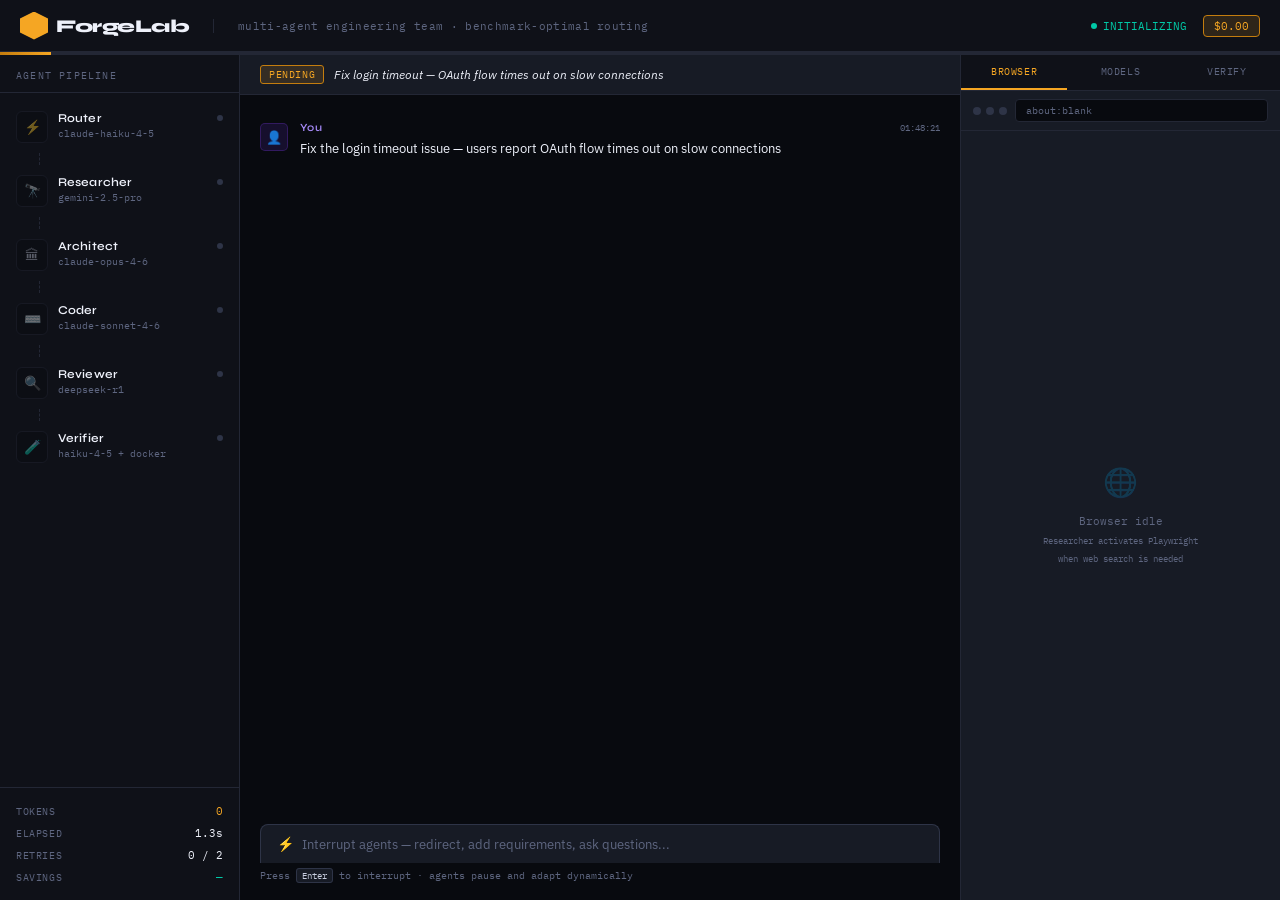
<file: docs/demo.html>
<!DOCTYPE html>
<html lang="en">
<head>
<meta charset="UTF-8">
<meta name="viewport" content="width=device-width, initial-scale=1.0">
<title>ForgeLab — Multi-Agent Engineering Team</title>
<link rel="preconnect" href="https://fonts.googleapis.com">
<link href="https://fonts.googleapis.com/css2?family=Syne:wght@400;600;700;800&family=IBM+Plex+Mono:wght@300;400;500&family=IBM+Plex+Sans:wght@300;400;500&display=swap" rel="stylesheet">
<style>
  :root {
    --bg:        #080A0F;
    --surface:   #0F1118;
    --elevated:  #171B25;
    --border:    #232735;
    --border-hi: #2E3447;
    --amber:     #F5A623;
    --amber-dim: #C47D0E;
    --amber-glow:#F5A62322;
    --teal:      #00C9A7;
    --teal-dim:  #00876F;
    --red:       #FF5C5C;
    --green:     #3DDB85;
    --purple:    #9B7FFF;
    --text:      #C8CEDF;
    --text-dim:  #5E6680;
    --text-hi:   #EEF1FA;
    --mono:      'IBM Plex Mono', monospace;
    --sans:      'IBM Plex Sans', sans-serif;
    --display:   'Syne', sans-serif;
  }

  *, *::before, *::after { box-sizing: border-box; margin: 0; padding: 0; }

  body {
    background: var(--bg);
    color: var(--text);
    font-family: var(--sans);
    font-size: 13px;
    height: 100vh;
    overflow: hidden;
    display: flex;
    flex-direction: column;
  }

  /* ── TOP BAR ── */
  .topbar {
    height: 52px;
    background: var(--surface);
    border-bottom: 1px solid var(--border);
    display: flex;
    align-items: center;
    padding: 0 20px;
    gap: 24px;
    flex-shrink: 0;
    position: relative;
  }
  .logo {
    font-family: var(--display);
    font-weight: 800;
    font-size: 18px;
    color: var(--text-hi);
    letter-spacing: -0.5px;
    display: flex;
    align-items: center;
    gap: 8px;
  }
  .logo-icon {
    width: 28px; height: 28px;
    background: var(--amber);
    clip-path: polygon(50% 0%, 100% 25%, 100% 75%, 50% 100%, 0% 75%, 0% 25%);
    display: flex; align-items: center; justify-content: center;
    animation: pulse-icon 3s ease-in-out infinite;
    flex-shrink: 0;
  }
  @keyframes pulse-icon {
    0%,100% { box-shadow: 0 0 0 0 var(--amber-glow); }
    50% { box-shadow: 0 0 20px 4px var(--amber-glow); }
  }
  .tagline {
    font-family: var(--mono);
    font-size: 11px;
    color: var(--text-dim);
    letter-spacing: 0.03em;
    border-left: 1px solid var(--border);
    padding-left: 24px;
  }
  .topbar-right {
    margin-left: auto;
    display: flex;
    align-items: center;
    gap: 16px;
  }
  .status-indicator {
    display: flex;
    align-items: center;
    gap: 6px;
    font-family: var(--mono);
    font-size: 11px;
    color: var(--teal);
  }
  .dot {
    width: 6px; height: 6px;
    border-radius: 50%;
    background: var(--teal);
    animation: blink 1.4s ease-in-out infinite;
  }
  @keyframes blink { 0%,100%{opacity:1} 50%{opacity:0.3} }

  .cost-pill {
    font-family: var(--mono);
    font-size: 11px;
    color: var(--amber);
    background: var(--amber-glow);
    border: 1px solid var(--amber-dim);
    border-radius: 4px;
    padding: 3px 10px;
  }

  /* ── MAIN LAYOUT ── */
  .main {
    display: grid;
    grid-template-columns: 240px 1fr 320px;
    flex: 1;
    overflow: hidden;
    min-height: 0;
  }

  /* ── LEFT: AGENT PANEL ── */
  .agent-panel {
    background: var(--surface);
    border-right: 1px solid var(--border);
    display: flex;
    flex-direction: column;
    overflow: hidden;
  }
  .panel-header {
    padding: 14px 16px 10px;
    font-family: var(--mono);
    font-size: 10px;
    letter-spacing: 0.12em;
    color: var(--text-dim);
    text-transform: uppercase;
    border-bottom: 1px solid var(--border);
    flex-shrink: 0;
  }
  .agents-list {
    flex: 1;
    overflow-y: auto;
    padding: 8px 0;
  }
  .agent-item {
    display: flex;
    align-items: flex-start;
    gap: 10px;
    padding: 10px 16px;
    cursor: pointer;
    transition: background 0.15s;
    position: relative;
  }
  .agent-item:hover { background: var(--elevated); }
  .agent-item.active { background: var(--elevated); }
  .agent-item.active::before {
    content: '';
    position: absolute;
    left: 0; top: 8px; bottom: 8px;
    width: 2px;
    background: var(--amber);
    border-radius: 0 2px 2px 0;
  }
  .agent-item.running .agent-icon { animation: spin-glow 2s linear infinite; }

  @keyframes spin-glow {
    0%   { box-shadow: 0 0 6px var(--amber); }
    50%  { box-shadow: 0 0 14px var(--amber); }
    100% { box-shadow: 0 0 6px var(--amber); }
  }

  .agent-icon {
    width: 32px; height: 32px;
    border-radius: 6px;
    display: flex; align-items: center; justify-content: center;
    font-size: 14px;
    flex-shrink: 0;
    border: 1px solid var(--border);
    background: var(--bg);
    transition: all 0.2s;
  }
  .agent-icon.idle      { opacity: 0.4; }
  .agent-icon.waiting   { border-color: var(--border-hi); opacity: 0.7; }
  .agent-icon.running   { border-color: var(--amber); background: var(--amber-glow); }
  .agent-icon.done      { border-color: var(--teal); background: #00C9A711; }
  .agent-icon.reviewing { border-color: var(--purple); background: #9B7FFF11; }

  .agent-meta { flex: 1; min-width: 0; }
  .agent-name {
    font-family: var(--display);
    font-weight: 600;
    font-size: 12px;
    color: var(--text-hi);
    letter-spacing: 0.01em;
  }
  .agent-model {
    font-family: var(--mono);
    font-size: 10px;
    color: var(--text-dim);
    margin-top: 2px;
    white-space: nowrap;
    overflow: hidden;
    text-overflow: ellipsis;
  }
  .agent-item.running .agent-model { color: var(--amber); }
  .agent-item.done .agent-model    { color: var(--teal); }

  .agent-status-dot {
    width: 6px; height: 6px;
    border-radius: 50%;
    margin-top: 4px;
    flex-shrink: 0;
    background: var(--border-hi);
    transition: background 0.3s;
  }
  .agent-item.running .agent-status-dot  { background: var(--amber); animation: blink 1s infinite; }
  .agent-item.done    .agent-status-dot  { background: var(--teal); }
  .agent-item.reviewing .agent-status-dot{ background: var(--purple); animation: blink 1.5s infinite; }

  /* pipeline connector lines */
  .pipeline-connector {
    margin-left: 39px;
    height: 12px;
    border-left: 1px dashed var(--border);
  }
  .pipeline-connector.lit { border-color: var(--amber-dim); }

  /* ── METRICS SECTION ── */
  .metrics-section {
    border-top: 1px solid var(--border);
    padding: 12px 16px;
    flex-shrink: 0;
  }
  .metric-row {
    display: flex;
    justify-content: space-between;
    align-items: center;
    padding: 4px 0;
  }
  .metric-label {
    font-family: var(--mono);
    font-size: 10px;
    color: var(--text-dim);
    letter-spacing: 0.06em;
  }
  .metric-value {
    font-family: var(--mono);
    font-size: 11px;
    color: var(--text-hi);
  }
  .metric-value.amber { color: var(--amber); }
  .metric-value.teal  { color: var(--teal); }
  .metric-value.green { color: var(--green); }

  /* ── CENTER: CHAT ── */
  .chat-area {
    display: flex;
    flex-direction: column;
    overflow: hidden;
    background: var(--bg);
  }

  .chat-task-bar {
    background: var(--elevated);
    border-bottom: 1px solid var(--border);
    padding: 10px 20px;
    display: flex;
    align-items: center;
    gap: 10px;
    flex-shrink: 0;
  }
  .task-badge {
    font-family: var(--mono);
    font-size: 10px;
    padding: 2px 8px;
    border-radius: 3px;
    background: var(--amber-glow);
    color: var(--amber);
    border: 1px solid var(--amber-dim);
    letter-spacing: 0.06em;
    text-transform: uppercase;
    flex-shrink: 0;
  }
  .task-text {
    font-size: 12px;
    color: var(--text-hi);
    font-style: italic;
    white-space: nowrap;
    overflow: hidden;
    text-overflow: ellipsis;
  }

  .chat-messages {
    flex: 1;
    overflow-y: auto;
    padding: 16px 20px;
    display: flex;
    flex-direction: column;
    gap: 0;
    scroll-behavior: smooth;
  }
  .chat-messages::-webkit-scrollbar { width: 4px; }
  .chat-messages::-webkit-scrollbar-track { background: transparent; }
  .chat-messages::-webkit-scrollbar-thumb { background: var(--border); border-radius: 2px; }

  .msg {
    display: flex;
    gap: 12px;
    padding: 10px 0;
    animation: fadeUp 0.35s cubic-bezier(0.22,1,0.36,1) both;
    border-bottom: 1px solid transparent;
  }
  .msg:not(:last-child) { border-bottom-color: var(--border); }

  @keyframes fadeUp {
    from { opacity: 0; transform: translateY(8px); }
    to   { opacity: 1; transform: translateY(0); }
  }

  .msg-avatar {
    width: 28px; height: 28px;
    border-radius: 5px;
    display: flex; align-items: center; justify-content: center;
    font-size: 13px;
    flex-shrink: 0;
    margin-top: 2px;
  }
  .msg-body { flex: 1; min-width: 0; }
  .msg-header {
    display: flex;
    align-items: baseline;
    gap: 8px;
    margin-bottom: 4px;
  }
  .msg-from {
    font-family: var(--display);
    font-weight: 600;
    font-size: 11px;
    letter-spacing: 0.03em;
  }
  .msg-model {
    font-family: var(--mono);
    font-size: 9px;
    color: var(--text-dim);
  }
  .msg-time {
    font-family: var(--mono);
    font-size: 9px;
    color: var(--text-dim);
    margin-left: auto;
  }
  .msg-content {
    font-size: 12.5px;
    line-height: 1.65;
    color: var(--text);
  }
  .msg-content code {
    font-family: var(--mono);
    font-size: 11px;
    background: var(--elevated);
    border: 1px solid var(--border);
    padding: 1px 5px;
    border-radius: 3px;
    color: var(--teal);
  }
  .msg-content .code-block {
    background: var(--elevated);
    border: 1px solid var(--border);
    border-radius: 6px;
    padding: 10px 14px;
    margin-top: 8px;
    font-family: var(--mono);
    font-size: 11px;
    line-height: 1.7;
    color: var(--text);
    overflow-x: auto;
    position: relative;
  }
  .msg-content .code-block .kw   { color: #FF79C6; }
  .msg-content .code-block .fn   { color: #50FA7B; }
  .msg-content .code-block .str  { color: #F1FA8C; }
  .msg-content .code-block .cm   { color: var(--text-dim); font-style: italic; }
  .msg-content .code-block .num  { color: var(--amber); }

  .msg-content .finding {
    background: var(--elevated);
    border-left: 2px solid var(--amber);
    padding: 6px 10px;
    margin-top: 6px;
    border-radius: 0 4px 4px 0;
    font-size: 12px;
    color: var(--text);
  }
  .msg-content .issue {
    background: var(--elevated);
    border-left: 2px solid var(--red);
    padding: 6px 10px;
    margin-top: 6px;
    border-radius: 0 4px 4px 0;
    font-size: 12px;
    color: var(--text);
  }
  .msg-content .pass {
    display: inline-flex;
    align-items: center;
    gap: 6px;
    background: #3DDB8511;
    border: 1px solid #3DDB8544;
    border-radius: 4px;
    padding: 4px 10px;
    margin-top: 6px;
    font-family: var(--mono);
    font-size: 11px;
    color: var(--green);
  }

  /* USER MESSAGE */
  .msg.user .msg-avatar { background: #7C3AED22; border: 1px solid #7C3AED44; }
  .msg.user .msg-from   { color: #A78BFA; }
  .msg.user .msg-content { color: var(--text-hi); }

  /* AGENT MESSAGES */
  .msg.router   .msg-avatar { background: var(--amber-glow); border: 1px solid var(--amber-dim); }
  .msg.router   .msg-from   { color: var(--amber); }
  .msg.researcher .msg-avatar { background: #00C9A711; border: 1px solid #00C9A744; }
  .msg.researcher .msg-from   { color: var(--teal); }
  .msg.coder    .msg-avatar { background: #60A5FA11; border: 1px solid #60A5FA44; }
  .msg.coder    .msg-from   { color: #60A5FA; }
  .msg.reviewer .msg-avatar { background: #9B7FFF11; border: 1px solid #9B7FFF44; }
  .msg.reviewer .msg-from   { color: var(--purple); }
  .msg.verifier .msg-avatar { background: #3DDB8511; border: 1px solid #3DDB8544; }
  .msg.verifier .msg-from   { color: var(--green); }
  .msg.system   .msg-avatar { background: var(--elevated); border: 1px solid var(--border); }
  .msg.system   .msg-from   { color: var(--text-dim); }

  /* TYPING INDICATOR */
  .typing-indicator {
    display: flex;
    gap: 4px;
    align-items: center;
    padding: 4px 0;
  }
  .typing-indicator span {
    width: 5px; height: 5px;
    border-radius: 50%;
    background: var(--text-dim);
    animation: bounce 1.2s ease-in-out infinite;
  }
  .typing-indicator span:nth-child(2) { animation-delay: 0.15s; }
  .typing-indicator span:nth-child(3) { animation-delay: 0.30s; }
  @keyframes bounce {
    0%,60%,100% { transform: translateY(0); }
    30% { transform: translateY(-4px); }
  }

  /* INTERRUPT BAR */
  .interrupt-bar {
    background: var(--elevated);
    border: 1px solid var(--border-hi);
    border-bottom: none;
    border-radius: 8px 8px 0 0;
    padding: 10px 16px;
    margin: 0 20px;
    display: flex;
    align-items: center;
    gap: 8px;
    flex-shrink: 0;
    transition: border-color 0.2s, box-shadow 0.2s;
  }
  .interrupt-bar:focus-within {
    border-color: var(--amber);
    box-shadow: 0 0 0 1px var(--amber-dim);
  }
  .interrupt-icon {
    font-size: 14px;
    flex-shrink: 0;
  }
  .interrupt-input {
    flex: 1;
    background: none;
    border: none;
    outline: none;
    font-family: var(--sans);
    font-size: 13px;
    color: var(--text-hi);
  }
  .interrupt-input::placeholder { color: var(--text-dim); }
  .interrupt-hint {
    font-family: var(--mono);
    font-size: 10px;
    color: var(--text-dim);
    padding: 6px 20px;
    margin-bottom: 12px;
    flex-shrink: 0;
  }
  kbd {
    font-family: var(--mono);
    font-size: 9px;
    background: var(--elevated);
    border: 1px solid var(--border-hi);
    border-radius: 3px;
    padding: 1px 5px;
    color: var(--text);
  }

  /* ── RIGHT: DETAILS PANEL ── */
  .details-panel {
    background: var(--surface);
    border-left: 1px solid var(--border);
    display: flex;
    flex-direction: column;
    overflow: hidden;
  }

  .details-tabs {
    display: flex;
    border-bottom: 1px solid var(--border);
    flex-shrink: 0;
  }
  .tab {
    flex: 1;
    padding: 10px 0;
    text-align: center;
    font-family: var(--mono);
    font-size: 10px;
    letter-spacing: 0.06em;
    color: var(--text-dim);
    cursor: pointer;
    border-bottom: 2px solid transparent;
    transition: color 0.15s, border-color 0.15s;
  }
  .tab.active {
    color: var(--amber);
    border-bottom-color: var(--amber);
  }
  .tab:hover:not(.active) { color: var(--text); }

  .tab-content {
    display: none;
    flex: 1;
    overflow-y: auto;
    flex-direction: column;
  }
  .tab-content.active { display: flex; }
  .tab-content::-webkit-scrollbar { width: 3px; }
  .tab-content::-webkit-scrollbar-thumb { background: var(--border); }

  /* BROWSER PANEL */
  .browser-panel {
    flex: 1;
    display: flex;
    flex-direction: column;
    overflow: hidden;
  }
  .browser-chrome {
    background: var(--elevated);
    border-bottom: 1px solid var(--border);
    padding: 8px 12px;
    display: flex;
    align-items: center;
    gap: 8px;
    flex-shrink: 0;
  }
  .browser-dots { display: flex; gap: 5px; }
  .browser-dots span {
    width: 8px; height: 8px; border-radius: 50%;
    background: var(--border-hi);
  }
  .browser-url {
    flex: 1;
    background: var(--bg);
    border: 1px solid var(--border);
    border-radius: 4px;
    padding: 4px 10px;
    font-family: var(--mono);
    font-size: 10px;
    color: var(--text-dim);
    white-space: nowrap;
    overflow: hidden;
    text-overflow: ellipsis;
  }
  .browser-viewport {
    flex: 1;
    overflow: hidden;
    position: relative;
    background: #fff;
  }
  .browser-screenshot {
    width: 100%;
    height: 100%;
    object-fit: cover;
    object-position: top;
    display: block;
  }
  .browser-overlay {
    position: absolute;
    inset: 0;
    display: flex;
    align-items: center;
    justify-content: center;
    flex-direction: column;
    gap: 12px;
    background: var(--elevated);
  }
  .browser-overlay-text {
    font-family: var(--mono);
    font-size: 11px;
    color: var(--text-dim);
    text-align: center;
    line-height: 1.7;
  }
  .browser-scanning-line {
    position: absolute;
    left: 0; right: 0;
    height: 2px;
    background: linear-gradient(90deg, transparent, var(--amber), transparent);
    top: 0;
    animation: scan 2s linear infinite;
    opacity: 0;
  }
  .browser-scanning-line.active { opacity: 1; }
  @keyframes scan {
    from { top: 0; }
    to   { top: 100%; }
  }

  /* SIMULATED PYTHON DOCS PAGE */
  .fake-browser-content {
    width: 100%;
    height: 100%;
    overflow: auto;
    background: #1a1b26;
    padding: 16px;
  }
  .fake-doc-header {
    font-family: var(--mono);
    font-size: 13px;
    font-weight: 500;
    color: #e2e8f0;
    margin-bottom: 8px;
    padding-bottom: 8px;
    border-bottom: 1px solid #2d3748;
  }
  .fake-doc-subtitle {
    font-size: 11px;
    color: #718096;
    font-family: var(--mono);
    margin-bottom: 12px;
  }
  .fake-doc-section {
    margin-bottom: 14px;
  }
  .fake-doc-h3 {
    font-size: 11px;
    font-weight: 600;
    color: #63b3ed;
    font-family: var(--mono);
    margin-bottom: 6px;
    text-transform: uppercase;
    letter-spacing: 0.08em;
  }
  .fake-doc-p {
    font-size: 10px;
    line-height: 1.7;
    color: #a0aec0;
    font-family: var(--sans);
    margin-bottom: 8px;
  }
  .fake-code {
    background: #0d1117;
    border: 1px solid #2d3748;
    border-radius: 4px;
    padding: 8px 10px;
    font-family: var(--mono);
    font-size: 10px;
    color: #e2e8f0;
    line-height: 1.7;
    margin-bottom: 8px;
  }
  .fake-code .hl { color: #f5a623; font-weight: 500; }

  /* MODEL CONFIG TAB */
  .model-config {
    padding: 12px;
    display: flex;
    flex-direction: column;
    gap: 8px;
  }
  .config-row {
    background: var(--elevated);
    border: 1px solid var(--border);
    border-radius: 6px;
    padding: 10px 12px;
    transition: border-color 0.15s;
  }
  .config-row:hover { border-color: var(--border-hi); }
  .config-row.active { border-color: var(--amber); }
  .config-agent {
    display: flex;
    align-items: center;
    gap: 8px;
    margin-bottom: 5px;
  }
  .config-agent-name {
    font-family: var(--display);
    font-weight: 600;
    font-size: 11px;
    color: var(--text-hi);
  }
  .config-badge {
    font-family: var(--mono);
    font-size: 9px;
    padding: 1px 6px;
    border-radius: 2px;
    margin-left: auto;
  }
  .config-badge.optimal {
    background: #3DDB8511;
    color: var(--green);
    border: 1px solid #3DDB8533;
  }
  .config-badge.active {
    background: var(--amber-glow);
    color: var(--amber);
    border: 1px solid var(--amber-dim);
    animation: blink 1.2s infinite;
  }
  .config-model-name {
    font-family: var(--mono);
    font-size: 10px;
    color: var(--teal);
    margin-bottom: 3px;
  }
  .config-bench {
    display: flex;
    gap: 10px;
  }
  .bench-item {
    font-family: var(--mono);
    font-size: 9px;
    color: var(--text-dim);
  }
  .bench-item span { color: var(--text); }

  /* VERIFICATION TAB */
  .verify-panel {
    padding: 12px;
    display: flex;
    flex-direction: column;
    gap: 8px;
  }
  .verify-header {
    font-family: var(--mono);
    font-size: 10px;
    letter-spacing: 0.1em;
    color: var(--text-dim);
    text-transform: uppercase;
    margin-bottom: 4px;
  }
  .test-item {
    display: flex;
    align-items: center;
    gap: 8px;
    padding: 6px 10px;
    background: var(--elevated);
    border-radius: 4px;
    border: 1px solid var(--border);
    font-family: var(--mono);
    font-size: 10px;
    animation: fadeUp 0.3s ease both;
  }
  .test-icon { font-size: 11px; flex-shrink: 0; }
  .test-name { flex: 1; color: var(--text); }
  .test-time { color: var(--text-dim); }
  .test-item.pass { border-color: #3DDB8533; }
  .test-item.fail { border-color: #FF5C5C33; }
  .test-item.pending { opacity: 0.5; }

  .docker-badge {
    display: flex;
    align-items: center;
    gap: 8px;
    background: var(--elevated);
    border: 1px solid var(--border-hi);
    border-radius: 6px;
    padding: 10px 12px;
    margin-bottom: 4px;
  }
  .docker-text {
    font-family: var(--mono);
    font-size: 10px;
    color: var(--text);
    line-height: 1.5;
  }
  .docker-text span { color: var(--teal); }

  /* PROGRESS BAR AT BOTTOM */
  .progress-strip {
    height: 3px;
    background: var(--border);
    flex-shrink: 0;
    overflow: hidden;
  }
  .progress-fill {
    height: 100%;
    background: linear-gradient(90deg, var(--amber-dim), var(--amber));
    width: 0%;
    transition: width 0.8s ease;
  }

  /* INTERRUPT TOAST */
  .interrupt-toast {
    position: fixed;
    top: 60px; right: 20px;
    background: var(--elevated);
    border: 1px solid var(--amber);
    border-radius: 8px;
    padding: 12px 16px;
    font-family: var(--mono);
    font-size: 11px;
    color: var(--amber);
    box-shadow: 0 4px 24px rgba(0,0,0,0.5);
    z-index: 100;
    animation: slideIn 0.3s cubic-bezier(0.22,1,0.36,1);
    display: none;
  }
  .interrupt-toast.show { display: block; }
  @keyframes slideIn {
    from { opacity: 0; transform: translateX(20px); }
    to   { opacity: 1; transform: translateX(0); }
  }

  /* DEMO REPLAY BUTTON */
  .replay-btn {
    position: fixed;
    bottom: 20px; right: 20px;
    background: var(--amber);
    color: #000;
    border: none;
    border-radius: 6px;
    padding: 8px 16px;
    font-family: var(--display);
    font-weight: 700;
    font-size: 12px;
    cursor: pointer;
    letter-spacing: 0.03em;
    z-index: 50;
    transition: opacity 0.2s;
    opacity: 0;
    pointer-events: none;
  }
  .replay-btn.show { opacity: 1; pointer-events: all; }
  .replay-btn:hover { opacity: 0.85; }

  /* scrollbar global */
  * { scrollbar-width: thin; scrollbar-color: var(--border) transparent; }
</style>
</head>
<body>

<!-- TOP BAR -->
<header class="topbar">
  <div class="logo">
    <div class="logo-icon"></div>
    ForgeLab
  </div>
  <div class="tagline">multi-agent engineering team · benchmark-optimal routing</div>
  <div class="topbar-right">
    <div class="status-indicator">
      <div class="dot"></div>
      <span id="status-text">INITIALIZING</span>
    </div>
    <div class="cost-pill" id="cost-display">$0.00</div>
  </div>
</header>

<div class="progress-strip">
  <div class="progress-fill" id="progress-fill"></div>
</div>

<!-- MAIN LAYOUT -->
<div class="main">

  <!-- LEFT: AGENTS -->
  <div class="agent-panel">
    <div class="panel-header">Agent Pipeline</div>
    <div class="agents-list" id="agents-list">

      <div class="agent-item idle" id="agent-router">
        <div class="agent-icon idle">⚡</div>
        <div class="agent-meta">
          <div class="agent-name">Router</div>
          <div class="agent-model">claude-haiku-4-5</div>
        </div>
        <div class="agent-status-dot"></div>
      </div>
      <div class="pipeline-connector" id="conn-1"></div>

      <div class="agent-item idle" id="agent-researcher">
        <div class="agent-icon idle">🔭</div>
        <div class="agent-meta">
          <div class="agent-name">Researcher</div>
          <div class="agent-model">gemini-2.5-pro</div>
        </div>
        <div class="agent-status-dot"></div>
      </div>
      <div class="pipeline-connector" id="conn-2"></div>

      <div class="agent-item idle" id="agent-architect">
        <div class="agent-icon idle">🏛</div>
        <div class="agent-meta">
          <div class="agent-name">Architect</div>
          <div class="agent-model">claude-opus-4-6</div>
        </div>
        <div class="agent-status-dot"></div>
      </div>
      <div class="pipeline-connector" id="conn-3"></div>

      <div class="agent-item idle" id="agent-coder">
        <div class="agent-icon idle">⌨️</div>
        <div class="agent-meta">
          <div class="agent-name">Coder</div>
          <div class="agent-model">claude-sonnet-4-6</div>
        </div>
        <div class="agent-status-dot"></div>
      </div>
      <div class="pipeline-connector" id="conn-4"></div>

      <div class="agent-item idle" id="agent-reviewer">
        <div class="agent-icon idle">🔍</div>
        <div class="agent-meta">
          <div class="agent-name">Reviewer</div>
          <div class="agent-model">deepseek-r1</div>
        </div>
        <div class="agent-status-dot"></div>
      </div>
      <div class="pipeline-connector" id="conn-5"></div>

      <div class="agent-item idle" id="agent-verifier">
        <div class="agent-icon idle">🧪</div>
        <div class="agent-meta">
          <div class="agent-name">Verifier</div>
          <div class="agent-model">haiku-4-5 + docker</div>
        </div>
        <div class="agent-status-dot"></div>
      </div>
    </div>

    <div class="metrics-section">
      <div class="metric-row">
        <span class="metric-label">TOKENS</span>
        <span class="metric-value amber" id="metric-tokens">0</span>
      </div>
      <div class="metric-row">
        <span class="metric-label">ELAPSED</span>
        <span class="metric-value" id="metric-elapsed">0.0s</span>
      </div>
      <div class="metric-row">
        <span class="metric-label">RETRIES</span>
        <span class="metric-value" id="metric-retries">0 / 2</span>
      </div>
      <div class="metric-row">
        <span class="metric-label">SAVINGS</span>
        <span class="metric-value teal" id="metric-savings">—</span>
      </div>
    </div>
  </div>

  <!-- CENTER: CHAT -->
  <div class="chat-area">
    <div class="chat-task-bar">
      <div class="task-badge" id="task-badge">PENDING</div>
      <div class="task-text" id="task-text">Waiting for task...</div>
    </div>

    <div class="chat-messages" id="chat-messages">
      <!-- seeded with user message -->
    </div>

    <div class="interrupt-bar">
      <div class="interrupt-icon">⚡</div>
      <input class="interrupt-input" id="interrupt-input" placeholder="Interrupt agents — redirect, add requirements, ask questions..." />
    </div>
    <div class="interrupt-hint">
      Press <kbd>Enter</kbd> to interrupt · agents pause and adapt dynamically
    </div>
  </div>

  <!-- RIGHT: DETAILS -->
  <div class="details-panel">
    <div class="details-tabs">
      <div class="tab active" data-tab="browser">BROWSER</div>
      <div class="tab" data-tab="models">MODELS</div>
      <div class="tab" data-tab="verify">VERIFY</div>
    </div>

    <!-- BROWSER TAB -->
    <div class="tab-content active" id="tab-browser">
      <div class="browser-panel">
        <div class="browser-chrome">
          <div class="browser-dots">
            <span></span><span></span><span></span>
          </div>
          <div class="browser-url" id="browser-url">about:blank</div>
        </div>
        <div class="browser-viewport">
          <div class="browser-overlay" id="browser-overlay">
            <div style="font-size:28px;opacity:0.2">🌐</div>
            <div class="browser-overlay-text">Browser idle<br><span style="font-size:9px">Researcher activates Playwright<br>when web search is needed</span></div>
          </div>
          <div class="browser-scanning-line" id="scan-line"></div>
          <div class="fake-browser-content" id="browser-content" style="display:none">
            <div class="fake-doc-header">requests.Session — HTTP for Humans</div>
            <div class="fake-doc-subtitle">docs.python-requests.org / api / Session / timeout</div>
            <div class="fake-doc-section">
              <div class="fake-doc-h3">Timeout parameter</div>
              <div class="fake-doc-p">You can tell Requests to stop waiting for a response after a given number of seconds with the <code>timeout</code> parameter. Pass a tuple to specify separate connection and read timeouts.</div>
              <div class="fake-code"><span class="hl">requests.get</span>(url, <span class="hl">timeout</span>=(connect, read))<br><br><span style="color:#718096"># connect: time to establish connection</span><br><span style="color:#718096"># read:    time to wait for server response</span><br><br><span class="hl">requests.get</span>(url, <span class="hl">timeout</span>=(<span style="color:#f1fa8c">10</span>, <span style="color:#f1fa8c">30</span>))</div>
            </div>
            <div class="fake-doc-section">
              <div class="fake-doc-h3">OAuth flows</div>
              <div class="fake-doc-p">OAuth token exchanges can take 15–30s on slow connections. Hardcoded short timeouts are a common source of OAuth failures. Recommended minimums for OAuth:</div>
              <div class="fake-code">connect_timeout = <span class="hl">10</span>   <span style="color:#718096"># reasonable for most networks</span><br>read_timeout   = <span class="hl">30</span>   <span style="color:#718096"># OAuth providers can be slow</span></div>
            </div>
            <div class="fake-doc-section">
              <div class="fake-doc-h3">Tenacity retry integration</div>
              <div class="fake-doc-p">For production OAuth flows, combine timeout tuples with exponential backoff via <code>tenacity</code>:</div>
              <div class="fake-code"><span class="hl">@retry</span>(<br>  <span style="color:#f1fa8c">wait</span>=wait_exponential(multiplier=<span style="color:#f1fa8c">1</span>, min=<span style="color:#f1fa8c">2</span>, max=<span style="color:#f1fa8c">10</span>),<br>  <span style="color:#f1fa8c">stop</span>=stop_after_attempt(<span style="color:#f1fa8c">3</span>),<br>  <span style="color:#f1fa8c">retry</span>=retry_if_exception_type(Timeout)<br>)</div>
            </div>
          </div>
        </div>
      </div>
    </div>

    <!-- MODELS TAB -->
    <div class="tab-content" id="tab-models">
      <div class="model-config" id="model-config">
        <div class="config-row" id="cfg-router">
          <div class="config-agent">
            <span style="font-size:13px">⚡</span>
            <div class="config-agent-name">Router</div>
            <div class="config-badge optimal">OPTIMAL</div>
          </div>
          <div class="config-model-name">claude-haiku-4-5</div>
          <div class="config-bench">
            <div class="bench-item">HumanEval <span>92%</span></div>
            <div class="bench-item">Cost <span>$5/1M</span></div>
          </div>
        </div>
        <div class="config-row" id="cfg-researcher">
          <div class="config-agent">
            <span style="font-size:13px">🔭</span>
            <div class="config-agent-name">Researcher</div>
            <div class="config-badge optimal">OPTIMAL</div>
          </div>
          <div class="config-model-name">gemini-2.5-pro</div>
          <div class="config-bench">
            <div class="bench-item">MMLU-Pro <span>87.2%</span></div>
            <div class="bench-item">Cost <span>$10/1M</span></div>
          </div>
        </div>
        <div class="config-row" id="cfg-architect">
          <div class="config-agent">
            <span style="font-size:13px">🏛</span>
            <div class="config-agent-name">Architect</div>
            <div class="config-badge optimal">OPTIMAL</div>
          </div>
          <div class="config-model-name">claude-opus-4-6</div>
          <div class="config-bench">
            <div class="bench-item">SWE-bench <span>87.6%</span></div>
            <div class="bench-item">Cost <span>$25/1M</span></div>
          </div>
        </div>
        <div class="config-row" id="cfg-coder">
          <div class="config-agent">
            <span style="font-size:13px">⌨️</span>
            <div class="config-agent-name">Coder</div>
            <div class="config-badge optimal">OPTIMAL</div>
          </div>
          <div class="config-model-name">claude-sonnet-4-6</div>
          <div class="config-bench">
            <div class="bench-item">SWE-bench <span>79.6%</span></div>
            <div class="bench-item">Cost <span>$15/1M</span></div>
          </div>
        </div>
        <div class="config-row" id="cfg-reviewer">
          <div class="config-agent">
            <span style="font-size:13px">🔍</span>
            <div class="config-agent-name">Reviewer</div>
            <div class="config-badge optimal">OPTIMAL</div>
          </div>
          <div class="config-model-name">deepseek-r1</div>
          <div class="config-bench">
            <div class="bench-item">Reasoning <span>Strong</span></div>
            <div class="bench-item">Cost <span>$8/1M</span></div>
          </div>
        </div>
        <div class="config-row" id="cfg-verifier">
          <div class="config-agent">
            <span style="font-size:13px">🧪</span>
            <div class="config-agent-name">Verifier</div>
            <div class="config-badge optimal">OPTIMAL</div>
          </div>
          <div class="config-model-name">haiku-4-5 + Docker</div>
          <div class="config-bench">
            <div class="bench-item">HumanEval <span>92%</span></div>
            <div class="bench-item">Cost <span>$5/1M</span></div>
          </div>
        </div>
      </div>
    </div>

    <!-- VERIFY TAB -->
    <div class="tab-content" id="tab-verify">
      <div class="verify-panel" id="verify-panel">
        <div class="docker-badge">
          <span style="font-size:18px">🐳</span>
          <div class="docker-text">
            <span>testforge-sandbox</span> container<br>
            deterministic execution · no hallucination
          </div>
        </div>
        <div class="verify-header">Test Results</div>
        <div id="test-results">
          <div style="font-family:var(--mono);font-size:10px;color:var(--text-dim);text-align:center;padding:20px 0">
            Verifier not yet active
          </div>
        </div>
      </div>
    </div>
  </div>
</div>

<!-- INTERRUPT TOAST -->
<div class="interrupt-toast" id="interrupt-toast">
  ⚡ Interrupt received — agents adapting...
</div>

<!-- REPLAY BUTTON -->
<button class="replay-btn" id="replay-btn" onclick="startDemo()">↺ Replay Demo</button>

<script>
// ── DEMO ENGINE ──────────────────────────────────────────────────────────────

const chat = document.getElementById('chat-messages');
const statusText = document.getElementById('status-text');
const costDisplay = document.getElementById('cost-display');
const progressFill = document.getElementById('progress-fill');
const taskBadge = document.getElementById('task-badge');
const taskText = document.getElementById('task-text');
const metricTokens = document.getElementById('metric-tokens');
const metricElapsed = document.getElementById('metric-elapsed');
const metricRetries = document.getElementById('metric-retries');
const metricSavings = document.getElementById('metric-savings');
const replayBtn = document.getElementById('replay-btn');

let totalTokens = 0;
let totalCost = 0;
let startTime = null;
let elapsedInterval = null;
let demoTimeout = null;
let interruptFired = false;

// TABS
document.querySelectorAll('.tab').forEach(tab => {
  tab.addEventListener('click', () => {
    const target = tab.dataset.tab;
    document.querySelectorAll('.tab').forEach(t => t.classList.remove('active'));
    document.querySelectorAll('.tab-content').forEach(c => c.classList.remove('active'));
    tab.classList.add('active');
    document.getElementById('tab-' + target).classList.add('active');
  });
});

// INTERRUPT INPUT
document.getElementById('interrupt-input').addEventListener('keydown', e => {
  if (e.key === 'Enter' && !interruptFired) {
    const val = e.target.value.trim();
    if (val) {
      interruptFired = true;
      e.target.value = '';
      fireInterrupt(val);
    }
  }
});

function setAgentState(id, state) {
  const el = document.getElementById('agent-' + id);
  if (!el) return;
  el.className = 'agent-item ' + state;
  const icon = el.querySelector('.agent-icon');
  icon.className = 'agent-icon ' + state;
}

function litConnector(id) {
  const el = document.getElementById('conn-' + id);
  if (el) el.classList.add('lit');
}

function setProgress(pct) {
  progressFill.style.width = pct + '%';
}

function addCost(dollars, tokens) {
  totalCost += dollars;
  totalTokens += tokens;
  costDisplay.textContent = '$' + totalCost.toFixed(2);
  metricTokens.textContent = totalTokens.toLocaleString();
}

function addMessage(cls, avatar, from, model, time, contentHtml) {
  const div = document.createElement('div');
  div.className = 'msg ' + cls;
  div.innerHTML = `
    <div class="msg-avatar">${avatar}</div>
    <div class="msg-body">
      <div class="msg-header">
        <div class="msg-from">${from}</div>
        <div class="msg-model">${model}</div>
        <div class="msg-time">${time}</div>
      </div>
      <div class="msg-content">${contentHtml}</div>
    </div>`;
  chat.appendChild(div);
  chat.scrollTop = chat.scrollHeight;
  return div;
}

function addTyping(cls, avatar, from) {
  const div = document.createElement('div');
  div.className = 'msg ' + cls;
  div.innerHTML = `
    <div class="msg-avatar">${avatar}</div>
    <div class="msg-body">
      <div class="msg-header">
        <div class="msg-from">${from}</div>
      </div>
      <div class="typing-indicator">
        <span></span><span></span><span></span>
      </div>
    </div>`;
  chat.appendChild(div);
  chat.scrollTop = chat.scrollHeight;
  return div;
}

function delay(ms) {
  return new Promise(res => { demoTimeout = setTimeout(res, ms); });
}

function fireInterrupt(text) {
  addMessage('user', '👤', 'You', 'interrupt', now(), `⚡ ${text}`);
  const toast = document.getElementById('interrupt-toast');
  toast.classList.add('show');
  setTimeout(() => toast.classList.remove('show'), 3000);
  chat.scrollTop = chat.scrollHeight;
  // queue interrupt response
  setTimeout(() => handleInterrupt(text), 1500);
}

async function handleInterrupt(text) {
  const t = addTyping('coder', '⌨️', 'Coder');
  await delay(1800);
  t.remove();
  addMessage('coder', '⌨️', 'Coder', 'claude-sonnet-4-6', now(),
    `⚡ Interrupt received. Pausing current implementation.<br><br>Querying Researcher: <em>what retry library does this project use?</em>`);
  await delay(1600);
  addMessage('researcher', '🔭', 'Researcher', 'gemini-2.5-pro', now(),
    `<div class="finding">→ Codebase search: project uses <code>tenacity</code> for retries (found in <code>requirements.txt</code> and existing usages in <code>api/client.py</code>)</div>`);
  await delay(1400);
  addMessage('coder', '⌨️', 'Coder', 'claude-sonnet-4-6', now(),
    `Got it. Adapting implementation to add <code>tenacity</code> retry with exponential backoff:
    <div class="code-block"><span class="kw">from</span> tenacity <span class="kw">import</span> retry, wait_exponential, stop_after_attempt, retry_if_exception_type

<span class="kw">@retry</span>(
    wait=wait_exponential(multiplier=<span class="num">1</span>, min=<span class="num">2</span>, max=<span class="num">10</span>),
    stop=stop_after_attempt(<span class="num">3</span>),
    retry=retry_if_exception_type(requests.Timeout),
)
<span class="kw">def</span> <span class="fn">exchange_oauth_token</span>(code: str) -> dict:
    resp = session.post(TOKEN_URL, data=payload, <span class="kw">timeout</span>=(<span class="num">10</span>, <span class="num">30</span>))
    resp.raise_for_status()
    <span class="kw">return</span> resp.json()</div>`);
  addCost(0.01, 380);
}

function now() {
  const d = new Date();
  return d.getHours().toString().padStart(2,'0') + ':' +
         d.getMinutes().toString().padStart(2,'0') + ':' +
         d.getSeconds().toString().padStart(2,'0');
}

async function startDemo() {
  // reset
  replayBtn.classList.remove('show');
  chat.innerHTML = '';
  totalTokens = 0; totalCost = 0; interruptFired = false;
  costDisplay.textContent = '$0.00';
  metricTokens.textContent = '0';
  metricElapsed.textContent = '0.0s';
  metricRetries.textContent = '0 / 2';
  metricSavings.textContent = '—';
  setProgress(0);
  statusText.textContent = 'INITIALIZING';
  taskBadge.textContent = 'PENDING';
  taskText.textContent = 'Waiting for task...';
  document.getElementById('browser-overlay').style.display = 'flex';
  document.getElementById('browser-content').style.display = 'none';
  document.getElementById('browser-url').textContent = 'about:blank';
  document.getElementById('scan-line').classList.remove('active');
  document.getElementById('test-results').innerHTML =
    '<div style="font-family:var(--mono);font-size:10px;color:var(--text-dim);text-align:center;padding:20px 0">Verifier not yet active</div>';
  ['router','researcher','architect','coder','reviewer','verifier'].forEach(a => setAgentState(a,'idle'));
  document.querySelectorAll('.pipeline-connector').forEach(c => c.classList.remove('lit'));
  document.querySelectorAll('.config-badge.active').forEach(b => {
    b.className = 'config-badge optimal'; b.textContent = 'OPTIMAL';
  });

  startTime = Date.now();
  elapsedInterval = setInterval(() => {
    metricElapsed.textContent = ((Date.now() - startTime)/1000).toFixed(1) + 's';
  }, 100);

  // ── 0:00 USER TASK ──
  await delay(600);
  addMessage('user', '👤', 'You', '', now(),
    'Fix the login timeout issue — users report OAuth flow times out on slow connections');
  taskText.textContent = 'Fix login timeout — OAuth flow times out on slow connections';
  setProgress(4);

  // ── ROUTER ──
  await delay(900);
  statusText.textContent = 'ROUTING';
  setAgentState('router', 'running');
  document.getElementById('cfg-router').querySelector('.config-badge').className = 'config-badge active';
  document.getElementById('cfg-router').querySelector('.config-badge').textContent = 'ACTIVE';
  document.getElementById('cfg-router').classList.add('active');

  const rt = addTyping('router', '⚡', 'Router');
  await delay(700);
  rt.remove();
  taskBadge.textContent = 'BUG FIX';
  addMessage('router', '⚡', 'Router', 'claude-haiku-4-5', now(),
    `Task classified: <code>bug_fix</code><br>
    Pipeline: <strong>Researcher → Coder → Reviewer → Verifier</strong><br>
    Architect skipped — no new design required`);
  addCost(0.002, 210);
  setProgress(10);
  await delay(400);
  setAgentState('router', 'done');
  document.getElementById('cfg-router').querySelector('.config-badge').className = 'config-badge optimal';
  document.getElementById('cfg-router').querySelector('.config-badge').textContent = 'OPTIMAL';
  document.getElementById('cfg-router').classList.remove('active');
  litConnector(1);

  // ── RESEARCHER ──
  await delay(600);
  statusText.textContent = 'RESEARCHING';
  setAgentState('researcher', 'running');
  document.getElementById('cfg-researcher').querySelector('.config-badge').className = 'config-badge active';
  document.getElementById('cfg-researcher').querySelector('.config-badge').textContent = 'ACTIVE';
  document.getElementById('cfg-researcher').classList.add('active');

  const res1 = addTyping('researcher', '🔭', 'Researcher');
  await delay(1200);
  res1.remove();
  addMessage('researcher', '🔭', 'Researcher', 'gemini-2.5-pro', now(),
    `Searching codebase for <code>timeout</code>, <code>oauth</code>, <code>auth</code>...
    <div class="finding">→ Found: <code>auth/oauth.py</code> line 47 — hardcoded <code>timeout=5</code> in POST to token endpoint</div>`);
  addCost(0.008, 890);
  setProgress(22);

  // browser activates
  await delay(800);
  document.getElementById('browser-overlay').style.display = 'none';
  document.getElementById('browser-content').style.display = 'block';
  document.getElementById('browser-url').textContent = 'docs.python-requests.org/api/Session/timeout';
  document.getElementById('scan-line').classList.add('active');

  const res2 = addTyping('researcher', '🔭', 'Researcher');
  await delay(1800);
  res2.remove();
  addMessage('researcher', '🔭', 'Researcher', 'gemini-2.5-pro', now(),
    `Browser: reading Python requests docs on timeout best practices.
    <div class="finding">→ OAuth flows need up to 30s on slow networks. Tuple timeout <code>(connect, read)</code> recommended. Minimum: <code>(10, 30)</code> for OAuth providers.</div>`);
  addCost(0.012, 1240);
  setProgress(35);
  document.getElementById('scan-line').classList.remove('active');

  await delay(400);
  setAgentState('researcher', 'done');
  document.getElementById('cfg-researcher').querySelector('.config-badge').className = 'config-badge optimal';
  document.getElementById('cfg-researcher').querySelector('.config-badge').textContent = 'OPTIMAL';
  document.getElementById('cfg-researcher').classList.remove('active');
  litConnector(3);

  // ── CODER ──
  await delay(700);
  statusText.textContent = 'CODING';
  setAgentState('coder', 'running');
  document.getElementById('cfg-coder').querySelector('.config-badge').className = 'config-badge active';
  document.getElementById('cfg-coder').querySelector('.config-badge').textContent = 'ACTIVE';
  document.getElementById('cfg-coder').classList.add('active');

  const cod1 = addTyping('coder', '⌨️', 'Coder');
  await delay(1600);
  cod1.remove();
  addMessage('coder', '⌨️', 'Coder', 'claude-sonnet-4-6', now(),
    `Read Researcher findings. Fixing <code>auth/oauth.py:47</code>:
    <div class="code-block"><span class="cm"># Before</span>
resp = session.post(TOKEN_URL, data=payload, <span class="kw">timeout</span>=<span class="num">5</span>)

<span class="cm"># After — tuple: (connect_timeout, read_timeout)</span>
resp = session.post(TOKEN_URL, data=payload, <span class="kw">timeout</span>=(<span class="num">10</span>, <span class="num">30</span>))</div>`);
  addCost(0.015, 1640);
  setProgress(52);
  await delay(400);
  document.getElementById('interrupt-input').placeholder = 'Type to interrupt Coder now ↑';
  await delay(2200);
  document.getElementById('interrupt-input').placeholder = 'Interrupt agents — redirect, add requirements, ask questions...';

  if (!interruptFired) {
    // auto-fire demo interrupt
    interruptFired = true;
    document.getElementById('interrupt-input').value = 'Also add retry with exponential backoff — we see flaky networks in prod';
    await delay(400);
    fireInterrupt('Also add retry with exponential backoff — we see flaky networks in prod');
    document.getElementById('interrupt-input').value = '';
    await delay(5200);
  } else {
    await delay(2000);
  }

  setAgentState('coder', 'done');
  document.getElementById('cfg-coder').querySelector('.config-badge').className = 'config-badge optimal';
  document.getElementById('cfg-coder').querySelector('.config-badge').textContent = 'OPTIMAL';
  document.getElementById('cfg-coder').classList.remove('active');
  litConnector(4);
  setProgress(64);

  // ── REVIEWER ──
  await delay(700);
  statusText.textContent = 'REVIEWING';
  setAgentState('reviewer', 'reviewing');
  document.getElementById('cfg-reviewer').querySelector('.config-badge').className = 'config-badge active';
  document.getElementById('cfg-reviewer').querySelector('.config-badge').textContent = 'ACTIVE';
  document.getElementById('cfg-reviewer').classList.add('active');

  const rev1 = addTyping('reviewer', '🔍', 'Reviewer');
  await delay(2200);
  rev1.remove();
  addMessage('reviewer', '🔍', 'Reviewer', 'deepseek-r1', now(),
    `Code review complete. 1 issue found (heterogeneous model review — different family than Coder):
    <div class="issue">⚠ <code>stop_after_attempt</code> missing — retry decorator has no maximum attempt limit. Could loop indefinitely on persistent network failure.</div>`);
  addCost(0.018, 1980);
  setProgress(74);
  await delay(1000);

  // coder adapts
  const cod2 = addTyping('coder', '⌨️', 'Coder');
  await delay(1400);
  cod2.remove();
  addMessage('coder', '⌨️', 'Coder', 'claude-sonnet-4-6', now(),
    `Reviewer's catch confirmed. Adding <code>stop_after_attempt(3)</code>:
    <div class="code-block"><span class="kw">@retry</span>(
    wait=wait_exponential(multiplier=<span class="num">1</span>, min=<span class="num">2</span>, max=<span class="num">10</span>),
    <span class="kw">stop=stop_after_attempt(<span class="num">3</span>)</span>,  <span class="cm"># Reviewer: missing max attempts</span>
    retry=retry_if_exception_type(requests.Timeout),
)
<span class="kw">def</span> <span class="fn">exchange_oauth_token</span>(code: str) -> dict:
    resp = session.post(TOKEN_URL, data=payload, <span class="kw">timeout</span>=(<span class="num">10</span>, <span class="num">30</span>))
    resp.raise_for_status()
    <span class="kw">return</span> resp.json()</div>`);
  addCost(0.009, 870);
  setProgress(82);
  await delay(400);
  setAgentState('reviewer', 'done');
  document.getElementById('cfg-reviewer').querySelector('.config-badge').className = 'config-badge optimal';
  document.getElementById('cfg-reviewer').querySelector('.config-badge').textContent = 'OPTIMAL';
  document.getElementById('cfg-reviewer').classList.remove('active');
  litConnector(5);
  metricRetries.textContent = '1 / 2';

  // ── VERIFIER ──
  await delay(700);
  statusText.textContent = 'VERIFYING';
  setAgentState('verifier', 'running');
  document.getElementById('cfg-verifier').querySelector('.config-badge').className = 'config-badge active';
  document.getElementById('cfg-verifier').querySelector('.config-badge').textContent = 'ACTIVE';
  document.getElementById('cfg-verifier').classList.add('active');

  // switch to verify tab to show tests
  document.querySelectorAll('.tab').forEach(t => t.classList.remove('active'));
  document.querySelectorAll('.tab-content').forEach(c => c.classList.remove('active'));
  document.querySelector('[data-tab="verify"]').classList.add('active');
  document.getElementById('tab-verify').classList.add('active');

  const testResults = document.getElementById('test-results');
  testResults.innerHTML = '';

  const vt = addTyping('verifier', '🧪', 'Verifier');
  await delay(900);
  vt.remove();
  addMessage('verifier', '🧪', 'Verifier', 'haiku-4-5 + docker', now(),
    `Spinning up <code>testforge-sandbox</code> container · running existing test suite`);

  const tests = [
    {name:'test_oauth_token_exchange', time:'0.12s', status:'pass'},
    {name:'test_oauth_refresh_token',  time:'0.09s', status:'pass'},
    {name:'test_oauth_invalid_code',   time:'0.08s', status:'pass'},
    {name:'test_login_redirect',       time:'0.11s', status:'pass'},
    {name:'test_session_persistence',  time:'0.14s', status:'pass'},
  ];

  for (let i = 0; i < tests.length; i++) {
    await delay(280);
    const t = tests[i];
    const div = document.createElement('div');
    div.className = `test-item ${t.status}`;
    div.style.animationDelay = '0ms';
    div.innerHTML = `<span class="test-icon">${t.status==='pass'?'✅':'❌'}</span>
      <span class="test-name">${t.name}</span>
      <span class="test-time">${t.time}</span>`;
    testResults.appendChild(div);
  }

  await delay(600);
  // new test for timeout scenario
  addMessage('verifier', '🧪', 'Verifier', 'haiku-4-5 + docker', now(),
    `Generating new test for timeout scenario:`);

  const newTests = [
    {name:'test_oauth_timeout_retry',       time:'0.31s', status:'pass'},
    {name:'test_oauth_slow_network_success', time:'0.28s', status:'pass'},
    {name:'test_oauth_max_retries_exceeded', time:'0.19s', status:'pass'},
  ];

  for (let i = 0; i < newTests.length; i++) {
    await delay(320);
    const t = newTests[i];
    const div = document.createElement('div');
    div.className = `test-item ${t.status}`;
    div.innerHTML = `<span class="test-icon">${t.status==='pass'?'✅':'❌'}</span>
      <span class="test-name">${t.name}</span>
      <span class="test-time">${t.time}</span>`;
    testResults.appendChild(div);
  }

  addCost(0.004, 420);
  setProgress(95);
  await delay(800);

  setAgentState('verifier', 'done');
  document.getElementById('cfg-verifier').querySelector('.config-badge').className = 'config-badge optimal';
  document.getElementById('cfg-verifier').querySelector('.config-badge').textContent = 'OPTIMAL';
  document.getElementById('cfg-verifier').classList.remove('active');
  setProgress(100);
  statusText.textContent = 'COMPLETE';

  // FINAL MESSAGE
  await delay(500);
  addMessage('verifier', '🧪', 'Verifier', 'haiku-4-5 + docker', now(),
    `<span class="pass">✅ PASS — 8 tests passing · 0 regressions · 3 new tests added</span>`);

  await delay(700);
  addMessage('system', '📋', 'Summary', 'forgelab', now(),
    `<strong>Task complete.</strong> Files changed: <code>auth/oauth.py</code><br>
    Models used: Haiku (routing) · Gemini (research) · Sonnet (coding) · DeepSeek (review) · Haiku+Docker (verify)<br>
    Reviewer catch: 1 additional issue found via heterogeneous review<br>
    Cost: <strong style="color:var(--amber)">$0.068</strong> · vs. Opus-only: ~<strong style="color:var(--text-dim)">$0.19</strong> · Savings: <strong style="color:var(--teal)">64%</strong>`);

  metricSavings.textContent = '64%';
  clearInterval(elapsedInterval);
  replayBtn.classList.add('show');
}

// auto-start
startDemo();
</script>
</body>
</html>
</file>
